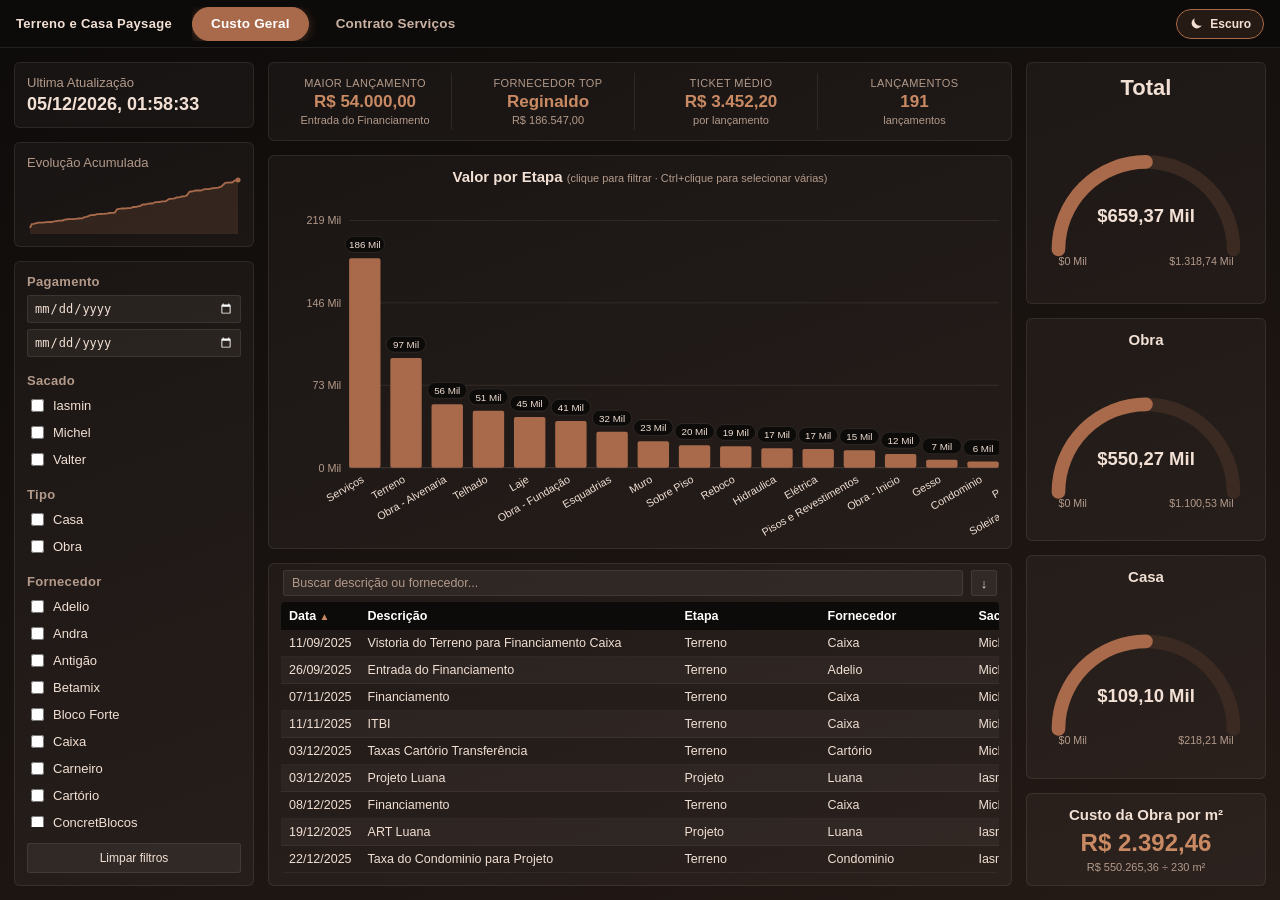
<file: index.html>
<!DOCTYPE html>
<html lang="pt-BR">
<head>
<meta charset="UTF-8">
<meta name="viewport" content="width=device-width, initial-scale=1.0">
<title>Custos - Terreno e Casa Paysage</title>
<link rel="stylesheet" href="style.css">
</head>
<body>
<div id="stage">
<nav class="top-nav">
  <div class="top-nav-brand">Terreno e Casa Paysage</div>
  <div class="top-nav-tabs">
    <a href="index.html" class="tab">Custo Geral</a>
    <a href="servicos.html" class="tab">Contrato Serviços</a>
  </div>
  <button id="themeToggle" class="theme-toggle" title="Alternar tema claro/escuro">&#9789;</button>
</nav>
<div class="dashboard">

  <!-- LEFT COLUMN -->
  <aside class="col col-left">
    <div class="panel refresh-panel">
      <div class="label">Ultima Atualização</div>
      <div id="lastUpdate" class="refresh-value"></div>
    </div>

    <div class="panel trend-panel">
      <div class="label">Evolução Acumulada</div>
      <div id="trendChart" class="trend-chart"></div>
    </div>

    <div class="panel filters-panel">
      <div class="filter-group">
        <div class="filter-title">Pagamento</div>
        <div class="date-range">
          <input type="date" id="dateFrom">
          <input type="date" id="dateTo">
        </div>
      </div>

      <div class="filter-group">
        <div class="filter-title">Sacado</div>
        <div id="filterSacado" class="checkbox-list"></div>
      </div>

      <div class="filter-group">
        <div class="filter-title">Tipo</div>
        <div id="filterTipo" class="checkbox-list"></div>
      </div>

      <div class="filter-group filter-group-grow">
        <div class="filter-title">Fornecedor</div>
        <div id="filterFornecedor" class="checkbox-list checkbox-list-scroll"></div>
      </div>

      <button id="clearFilters" class="clear-btn">Limpar filtros</button>
    </div>
  </aside>

  <!-- CENTER COLUMN -->
  <main class="col col-center">
    <div class="panel kpi-panel">
      <div class="kpi-card">
        <div class="kpi-label">Maior Lançamento</div>
        <div id="kpiMaior" class="kpi-value">-</div>
        <div id="kpiMaiorSub" class="kpi-sub"></div>
      </div>
      <div class="kpi-card">
        <div class="kpi-label">Fornecedor Top</div>
        <div id="kpiFornecedor" class="kpi-value">-</div>
        <div id="kpiFornecedorSub" class="kpi-sub"></div>
      </div>
      <div class="kpi-card">
        <div class="kpi-label">Ticket Médio</div>
        <div id="kpiTicket" class="kpi-value">-</div>
        <div id="kpiTicketSub" class="kpi-sub"></div>
      </div>
      <div class="kpi-card">
        <div class="kpi-label">Lançamentos</div>
        <div id="kpiCount" class="kpi-value">-</div>
        <div id="kpiCountSub" class="kpi-sub"></div>
      </div>
    </div>

    <div class="panel chart-panel">
      <div class="panel-title">Valor por Etapa <span class="hint">(clique para filtrar · Ctrl+clique para selecionar várias)</span></div>
      <div id="chartArea" class="chart-area"></div>
    </div>

    <div class="panel table-panel">
      <div class="table-toolbar">
        <input type="text" id="searchBox" class="search-box" placeholder="Buscar descrição ou fornecedor...">
        <button id="exportCsv" class="icon-btn" title="Exportar CSV">&#8595;</button>
      </div>
      <div class="table-scroll">
        <table id="dataTable">
          <thead>
            <tr>
              <th data-key="data">Data <span class="sort-arrow"></span></th>
              <th data-key="descricao">Descrição <span class="sort-arrow"></span></th>
              <th data-key="etapa">Etapa <span class="sort-arrow"></span></th>
              <th data-key="fornecedor">Fornecedor <span class="sort-arrow"></span></th>
              <th data-key="sacado">Sacado <span class="sort-arrow"></span></th>
              <th data-key="valor" class="col-valor">Valor <span class="sort-arrow"></span></th>
            </tr>
          </thead>
          <tbody id="tableBody"></tbody>
        </table>
      </div>
    </div>
  </main>

  <!-- RIGHT COLUMN -->
  <aside class="col col-right gauges-row">
    <div class="panel gauge-panel gauge-total">
      <div class="panel-title big-title">Total</div>
      <div id="gaugeTotal" class="gauge"></div>
    </div>
    <div class="panel gauge-panel">
      <div class="panel-title">Obra</div>
      <div id="gaugeObra" class="gauge"></div>
    </div>
    <div class="panel gauge-panel">
      <div class="panel-title">Casa</div>
      <div id="gaugeCasa" class="gauge"></div>
    </div>
    <div class="panel metric-panel">
      <div class="panel-title">Custo da Obra por m²</div>
      <div id="metricM2" class="metric-value">-</div>
      <div id="metricM2Sub" class="metric-sub"></div>
    </div>
  </aside>

</div>
</div><!-- /stage -->
<script src="common.js"></script>
<script src="data.js"></script>
<script src="app.js"></script>
</body>
</html>
</file>
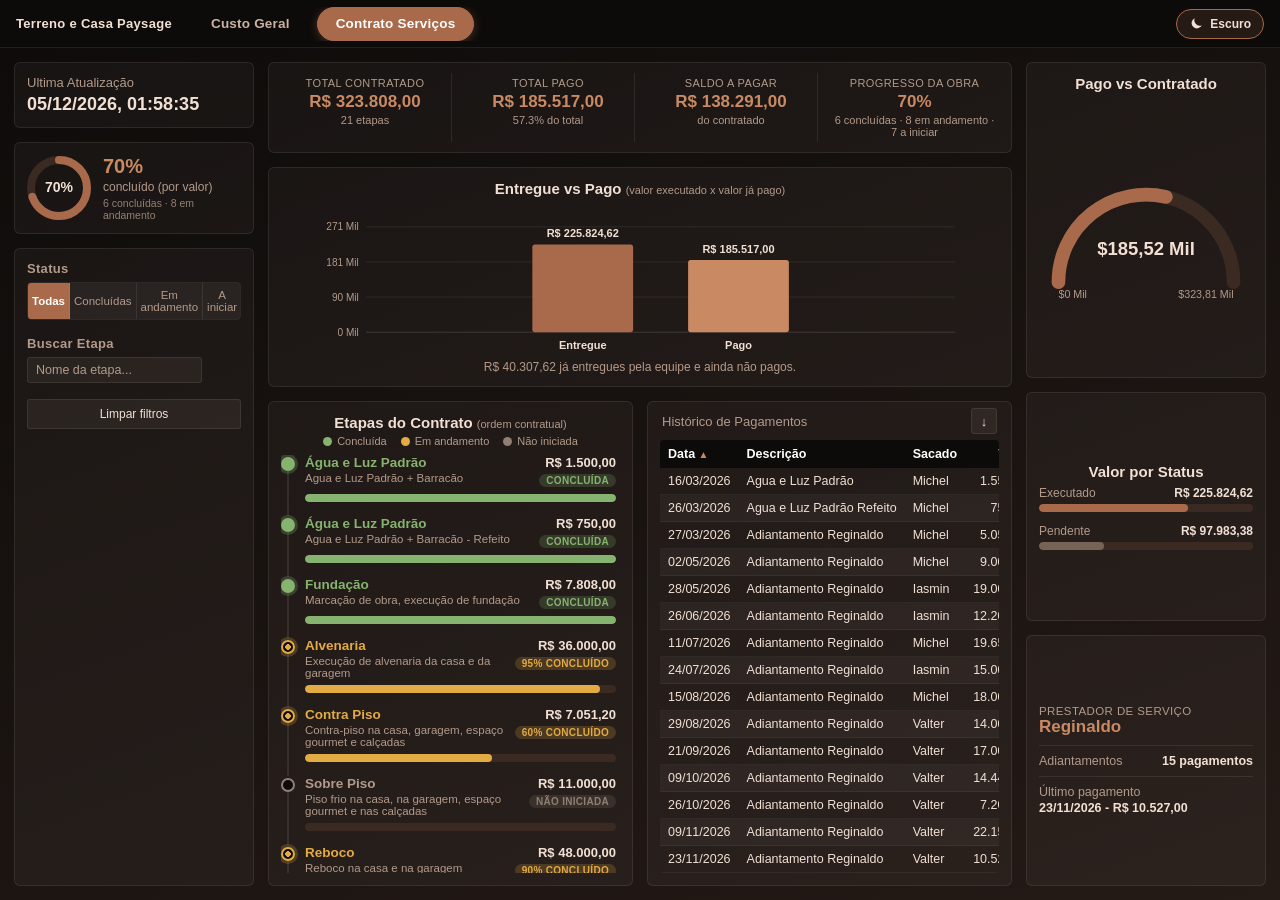
<file: servicos.html>
<!DOCTYPE html>
<html lang="pt-BR">
<head>
<meta charset="UTF-8">
<meta name="viewport" content="width=device-width, initial-scale=1.0">
<title>Contrato Serviços - Terreno e Casa Paysage</title>
<link rel="stylesheet" href="style.css">
</head>
<body>
<div id="stage">
<nav class="top-nav">
  <div class="top-nav-brand">Terreno e Casa Paysage</div>
  <div class="top-nav-tabs">
    <a href="index.html" class="tab">Custo Geral</a>
    <a href="servicos.html" class="tab">Contrato Serviços</a>
  </div>
  <button id="themeToggle" class="theme-toggle" title="Alternar tema claro/escuro">&#9789;</button>
</nav>

<div class="dashboard">

  <!-- LEFT COLUMN -->
  <aside class="col col-left">
    <div class="panel refresh-panel">
      <div class="label">Ultima Atualização</div>
      <div id="lastUpdate" class="refresh-value"></div>
    </div>

    <div class="panel progress-ring-panel">
      <div class="progress-ring" id="progressRing"></div>
      <div class="progress-ring-text">
        <div id="progressValue" class="progress-ring-value">-</div>
        <div class="progress-ring-label">concluído (por valor)</div>
        <div id="progressSub" class="progress-ring-sub">-</div>
      </div>
    </div>

    <div class="panel filters-panel">
      <div class="filter-group">
        <div class="filter-title">Status</div>
        <div class="toggle-group" id="statusFilter">
          <button class="toggle-btn active" data-status="todas">Todas</button>
          <button class="toggle-btn" data-status="done">Concluídas</button>
          <button class="toggle-btn" data-status="progress">Em andamento</button>
          <button class="toggle-btn" data-status="pending">A iniciar</button>
        </div>
      </div>

      <div class="filter-group">
        <div class="filter-title">Buscar Etapa</div>
        <input type="text" id="searchBox" class="search-box" placeholder="Nome da etapa...">
      </div>

      <button id="clearFilters" class="clear-btn">Limpar filtros</button>
    </div>
  </aside>

  <!-- CENTER COLUMN -->
  <main class="col col-center">
    <div class="panel kpi-panel">
      <div class="kpi-card">
        <div class="kpi-label">Total Contratado</div>
        <div id="kpiContratado" class="kpi-value">-</div>
        <div class="kpi-sub">21 etapas</div>
      </div>
      <div class="kpi-card">
        <div class="kpi-label">Total Pago</div>
        <div id="kpiPago" class="kpi-value">-</div>
        <div id="kpiPagoSub" class="kpi-sub"></div>
      </div>
      <div class="kpi-card">
        <div class="kpi-label">Saldo a Pagar</div>
        <div id="kpiSaldo" class="kpi-value">-</div>
        <div class="kpi-sub">do contratado</div>
      </div>
      <div class="kpi-card">
        <div class="kpi-label">Progresso da Obra</div>
        <div id="kpiProgresso" class="kpi-value">-</div>
        <div id="kpiProgressoSub" class="kpi-sub"></div>
      </div>
    </div>

    <div class="panel entregue-pago-panel">
      <div class="panel-title">Entregue vs Pago <span class="hint">(valor executado x valor já pago)</span></div>
      <div id="entreguePagoChart" class="chart-area"></div>
      <div id="entreguePagoDelta" class="entregue-pago-delta"></div>
    </div>

    <div class="split-row">
    <div class="panel roadmap-panel">
      <div class="panel-title">Etapas do Contrato <span class="hint">(ordem contratual)</span></div>
      <div class="roadmap-legend">
        <span><i style="background:var(--st-done)"></i>Concluída</span>
        <span><i style="background:var(--st-progress)"></i>Em andamento</span>
        <span><i style="background:var(--st-pending)"></i>Não iniciada</span>
      </div>
      <div id="roadmapScroll" class="roadmap-scroll"></div>
    </div>

    <div class="panel table-panel">
      <div class="table-toolbar">
        <div class="label" style="margin:0;">Histórico de Pagamentos</div>
        <button id="exportCsv" class="icon-btn" title="Exportar CSV">&#8595;</button>
      </div>
      <div class="table-scroll">
        <table id="paymentsTable">
          <thead>
            <tr>
              <th data-key="data">Data <span class="sort-arrow"></span></th>
              <th data-key="descricao">Descrição <span class="sort-arrow"></span></th>
              <th data-key="sacado">Sacado <span class="sort-arrow"></span></th>
              <th data-key="valor" class="col-valor">Valor <span class="sort-arrow"></span></th>
              <th class="col-valor">Saldo Acumulado</th>
            </tr>
          </thead>
          <tbody id="paymentsBody"></tbody>
        </table>
      </div>
    </div>
    </div><!-- /split-row -->
  </main>

  <!-- RIGHT COLUMN -->
  <aside class="col col-right gauges-row">
    <div class="panel gauge-panel">
      <div class="panel-title">Pago vs Contratado</div>
      <div id="gaugePago" class="gauge"></div>
    </div>

    <div class="panel gauge-panel">
      <div class="panel-title">Valor por Status</div>
      <div class="stat-rows">
        <div>
          <div class="stat-row-label"><span>Executado</span><b id="statDoneLabel">-</b></div>
          <div class="stat-row-bar"><div id="statDoneBar" class="stat-row-bar-fill" style="width:0%"></div></div>
        </div>
        <div>
          <div class="stat-row-label"><span>Pendente</span><b id="statPendingLabel">-</b></div>
          <div class="stat-row-bar"><div id="statPendingBar" class="stat-row-bar-fill muted" style="width:0%"></div></div>
        </div>
      </div>
    </div>

    <div class="panel gauge-panel">
      <div class="info-card">
        <div>
          <div class="info-card-role">Prestador de Serviço</div>
          <div class="info-card-name">Reginaldo</div>
        </div>
        <div class="info-card-row"><span>Adiantamentos</span><span id="infoCount">-</span></div>
        <div class="info-card-row"><span>Último pagamento</span><span id="infoLast">-</span></div>
      </div>
    </div>
  </aside>

</div>
</div><!-- /stage -->
<script src="common.js"></script>
<script src="data-servicos.js"></script>
<script src="servicos.js"></script>
</body>
</html>
</file>
<file: style.css>
:root {
  --bg-top: #0d0b0a;
  --bg-bottom: #241a16;
  --panel-bg: rgba(242,224,212,0.04);
  --panel-border: rgba(242,224,212,0.09);
  --text-main: #f2e0d4;
  --text-dim: #b39a8a;
  --accent: #a86a4a;
  --accent-light: #c98a63;
  --track: #3b2a22;
  --row-alt: rgba(242,224,212,0.04);
  --row-hover: rgba(168,106,74,0.18);
  --input-bg: rgba(242,224,212,0.06);
  --thead-bg: #0d0b0a;
  --grid-line: rgba(242,224,212,0.09);
  --gauge-value-text: #f2e0d4;
  --st-done: #86b36f;
  --st-progress: #e3ab43;
  --st-pending: #8f7f74;
}

html[data-theme="light"] {
  --bg-top: #f2e0d4;
  --bg-bottom: #e3c7b3;
  --panel-bg: rgba(255,255,255,0.5);
  --panel-border: rgba(59,42,34,0.16);
  --text-main: #241a16;
  --text-dim: #6b5347;
  --accent: #a86a4a;
  --accent-light: #7a4a34;
  --track: #d8c0ae;
  --row-alt: rgba(59,42,34,0.05);
  --row-hover: rgba(168,106,74,0.16);
  --input-bg: rgba(59,42,34,0.07);
  --thead-bg: #241a16;
  --grid-line: rgba(59,42,34,0.13);
  --gauge-value-text: #241a16;
  --st-done: #2f6a20;
  --st-progress: #8a5000;
  --st-pending: #6f5c50;
}

* { box-sizing: border-box; }

html, body {
  margin: 0;
  padding: 0;
  height: 100%;
  font-family: "Segoe UI", Arial, Helvetica, sans-serif;
  background: linear-gradient(160deg, var(--bg-top), var(--bg-bottom));
  color: var(--text-main);
}

body {
  display: flex;
  flex-direction: column;
}

/* FIT-TO-WINDOW STAGE (desktop): common.js lays the page out at a fixed design
   height and scales it with transform to fit the window, so short screens get a
   proportionally smaller (but identical) layout instead of squeezed panels.
   Below 1000px it is transparent and the stacked mobile layout takes over. */
#stage { display: contents; }
html.scaled, html.scaled body { overflow: hidden; }
html.scaled #stage {
  display: flex;
  flex-direction: column;
  position: absolute;
  top: 0;
  left: 0;
  transform-origin: 0 0;
}

/* TOP NAVIGATION */
.top-nav {
  flex: 0 0 auto;
  display: flex;
  align-items: center;
  gap: 20px;
  padding: 0 16px;
  height: 48px;
  background: var(--thead-bg);
  border-bottom: 1px solid var(--panel-border);
}
.top-nav-brand {
  font-size: 13px;
  font-weight: 600;
  color: #f2e0d4;
  letter-spacing: 0.3px;
  white-space: nowrap;
}
.top-nav-tabs {
  display: flex;
  align-items: center;
  gap: 8px;
  flex: 1 1 auto;
  min-width: 0;
  overflow-x: auto;
}
.top-nav .tab {
  display: inline-flex;
  align-items: center;
  padding: 0 18px;
  height: 34px;
  border-radius: 17px;
  border: 1px solid transparent;
  color: #cbb2a3;
  text-decoration: none;
  font-size: 13.5px;
  font-weight: 700;
  letter-spacing: 0.2px;
  white-space: nowrap;
  transition: color 0.15s, background-color 0.15s, border-color 0.15s;
}
.top-nav .tab:hover {
  color: #f2e0d4;
  background: rgba(242,224,212,0.1);
}
.top-nav .tab.active {
  color: #fff;
  background: var(--accent);
  border-color: var(--accent);
  box-shadow: 0 2px 10px rgba(168,106,74,0.4);
}
.top-nav .tab.active:hover { background: var(--accent); }
.dashboard {
  display: grid;
  grid-template-columns: 240px 1fr 240px;
  gap: 14px;
  flex: 1 1 auto;
  min-height: 0;
  padding: 14px;
}

.col {
  display: flex;
  flex-direction: column;
  gap: 14px;
  min-height: 0;
}

.panel {
  background: var(--panel-bg);
  border: 1px solid var(--panel-border);
  border-radius: 6px;
  padding: 12px;
}

/* LEFT COLUMN */
.refresh-panel {
  flex: 0 0 auto;
  position: relative;
}
.theme-toggle {
  display: flex;
  align-items: center;
  justify-content: center;
  gap: 6px;
  background: rgba(168,106,74,0.16);
  border: 1px solid var(--accent);
  color: #f2e0d4;
  border-radius: 16px;
  height: 30px;
  padding: 0 12px;
  cursor: pointer;
  flex-shrink: 0;
  font-size: 12px;
  font-weight: 600;
}
.theme-toggle svg { flex-shrink: 0; }
.theme-toggle:hover { background: rgba(168,106,74,0.32); }
.label {
  font-size: 13px;
  color: var(--text-dim);
  margin-bottom: 4px;
}
.refresh-value {
  font-size: 18px;
  font-weight: 600;
}

.trend-panel {
  flex: 0 0 auto;
}
.trend-chart {
  height: 60px;
  margin-top: 4px;
}
.trend-chart svg { width: 100%; height: 100%; display: block; }

.filters-panel {
  flex: 1 1 auto;
  display: flex;
  flex-direction: column;
  gap: 16px;
  min-height: 0;
  overflow: hidden;
}

.filter-group {
  flex: 0 0 auto;
}
.filter-group-grow {
  flex: 1 1 auto;
  display: flex;
  flex-direction: column;
  min-height: 60px;
}

.filter-title {
  font-size: 13px;
  font-weight: 600;
  color: var(--text-dim);
  margin-bottom: 6px;
  letter-spacing: 0.3px;
}

.date-range {
  display: flex;
  flex-direction: column;
  gap: 6px;
}
.date-range input[type="date"] {
  width: 100%;
  background: var(--input-bg);
  border: 1px solid var(--panel-border);
  color: var(--text-main);
  border-radius: 3px;
  padding: 5px 6px;
  font-size: 12px;
}
html:not([data-theme="light"]) .date-range input[type="date"] { color-scheme: dark; }

.checkbox-list {
  display: flex;
  flex-direction: column;
  gap: 4px;
}
.checkbox-list-scroll {
  overflow-y: auto;
  flex: 1 1 auto;
  padding-right: 4px;
}
.checkbox-list label {
  display: flex;
  align-items: center;
  gap: 6px;
  font-size: 13px;
  cursor: pointer;
  padding: 2px 0;
  user-select: none;
}
.checkbox-list input[type="checkbox"] {
  accent-color: var(--accent);
  width: 13px;
  height: 13px;
  cursor: pointer;
}

.clear-btn {
  flex: 0 0 auto;
  background: var(--input-bg);
  border: 1px solid var(--panel-border);
  color: var(--text-main);
  border-radius: 3px;
  padding: 7px;
  font-size: 12px;
  cursor: pointer;
}
.clear-btn:hover {
  background: rgba(168,106,74,0.2);
}

.bar-etapa { cursor: pointer; transition: opacity 0.15s; }
.bar-etapa:hover { opacity: 0.85; }
.bar-etapa.dimmed { opacity: 0.35; }

/* CENTER COLUMN */
.col-center {
  min-width: 0;
}

.kpi-panel {
  flex: 0 0 auto;
  display: grid;
  grid-template-columns: repeat(4, minmax(0, 1fr));
  gap: 10px;
  padding: 10px;
}
.kpi-card {
  min-width: 0;
  text-align: center;
  padding: 4px 6px;
  border-right: 1px solid var(--panel-border);
}
.kpi-card:last-child { border-right: none; }
.kpi-label {
  font-size: 11px;
  color: var(--text-dim);
  text-transform: uppercase;
  letter-spacing: 0.4px;
  margin-bottom: 3px;
}
.kpi-value {
  font-size: 17px;
  font-weight: 700;
  color: var(--accent-light);
  white-space: nowrap;
  overflow: hidden;
  text-overflow: ellipsis;
}
.kpi-sub {
  font-size: 11px;
  color: var(--text-dim);
  margin-top: 2px;
}

.chart-panel {
  flex: 1 1 55%;
  display: flex;
  flex-direction: column;
  min-height: 0;
}
.panel-title {
  text-align: center;
  font-size: 15px;
  font-weight: 600;
  margin-bottom: 6px;
}
.panel-title .hint {
  font-size: 11px;
  font-weight: 400;
  color: var(--text-dim);
}
.chart-area {
  flex: 1 1 auto;
  min-height: 0;
  overflow-x: auto;
  overflow-y: hidden;
}
.chart-area svg {
  height: 100%;
  display: block;
}

.table-panel {
  flex: 1 1 45%;
  display: flex;
  flex-direction: column;
  min-height: 0;
  padding-top: 6px;
}
.table-toolbar {
  display: flex;
  justify-content: space-between;
  align-items: center;
  gap: 8px;
  padding: 0 2px 6px;
}
.search-box {
  flex: 1 1 auto;
  background: var(--input-bg);
  border: 1px solid var(--panel-border);
  color: var(--text-main);
  border-radius: 3px;
  padding: 5px 8px;
  font-size: 12.5px;
}
.search-box::placeholder { color: var(--text-dim); }
.icon-btn {
  flex: 0 0 auto;
  background: var(--input-bg);
  border: 1px solid var(--panel-border);
  color: var(--text-main);
  border-radius: 3px;
  width: 26px;
  height: 26px;
  cursor: pointer;
  font-size: 13px;
}
.icon-btn:hover {
  background: rgba(168,106,74,0.25);
}

.table-scroll {
  flex: 1 1 auto;
  overflow: auto;
  min-height: 0;
  border-radius: 4px;
}

table {
  width: 100%;
  border-collapse: collapse;
  font-size: 12.5px;
}
thead th {
  position: sticky;
  top: 0;
  background: var(--thead-bg);
  color: #fff;
  text-align: left;
  padding: 7px 8px;
  font-weight: 600;
  cursor: pointer;
  white-space: nowrap;
  z-index: 1;
}
.sort-arrow { font-size: 10px; color: var(--accent-light); }
tbody td {
  padding: 6px 8px;
  border-bottom: 1px solid rgba(255,255,255,0.05);
  white-space: nowrap;
}
tbody tr:nth-child(even) { background: var(--row-alt); }
tbody tr:hover { background: var(--row-hover); }
.col-valor { text-align: right; }
td.col-valor { text-align: right; font-variant-numeric: tabular-nums; }

/* RIGHT COLUMN */
.gauge-panel {
  flex: 1 1 auto;
  display: flex;
  flex-direction: column;
  align-items: center;
  justify-content: center;
  min-height: 0;
}
.gauge-total {
  flex: 1.4 1 auto;
}
.big-title {
  font-size: 22px;
}
.metric-panel {
  flex: 0 0 auto;
  text-align: center;
  padding: 12px 8px;
}
.metric-panel .panel-title { margin-bottom: 6px; }
.metric-value {
  font-size: 24px;
  font-weight: 700;
  color: var(--accent-light);
  white-space: nowrap;
}
.metric-sub {
  font-size: 11px;
  color: var(--text-dim);
  margin-top: 4px;
}
.gauge {
  width: 100%;
  flex: 1 1 auto;
  display: flex;
  align-items: center;
  justify-content: center;
  min-height: 0;
}
.gauge svg {
  width: 100%;
  height: 100%;
  max-height: 100%;
}

/* PROGRESS RING (% concluído, ponderado pelo valor de cada etapa) */
.progress-ring-panel {
  flex: 0 0 auto;
  display: flex;
  align-items: center;
  gap: 12px;
}
.progress-ring { flex: 0 0 auto; width: 64px; height: 64px; }
.progress-ring svg { width: 100%; height: 100%; display: block; }
.progress-ring-text {
  flex: 1 1 auto;
}
.progress-ring-value { font-size: 20px; font-weight: 700; color: var(--accent-light); }
.progress-ring-label { font-size: 12px; color: var(--text-dim); margin-top: 2px; }
.progress-ring-sub { font-size: 10.5px; color: var(--text-dim); opacity: 0.8; margin-top: 3px; }

/* TOGGLE BUTTON GROUP (filters) */
.toggle-group {
  display: flex;
  border: 1px solid var(--panel-border);
  border-radius: 4px;
  overflow: hidden;
}
.toggle-btn {
  flex: 1 1 auto;
  background: var(--input-bg);
  border: none;
  border-right: 1px solid var(--panel-border);
  color: var(--text-dim);
  padding: 6px 4px;
  font-size: 11.5px;
  cursor: pointer;
}
.toggle-btn:last-child { border-right: none; }
.toggle-btn.active {
  background: var(--accent);
  color: #fff;
  font-weight: 600;
}
.toggle-btn:hover:not(.active) { background: rgba(168,106,74,0.15); }

/* ENTREGUE VS PAGO (mini bar chart) */
.entregue-pago-panel {
  flex: 0 0 220px;
  display: flex;
  flex-direction: column;
  min-height: 0;
}
.entregue-pago-panel .chart-area { flex: 1 1 auto; }
.entregue-pago-delta {
  text-align: center;
  font-size: 12px;
  color: var(--text-dim);
  padding-top: 4px;
}

/* SPLIT ROW: two panels sharing the remaining height side by side (stacked on mobile) */
.split-row {
  flex: 1 1 auto;
  display: flex;
  gap: 14px;
  min-height: 0;
}
.split-row > .panel {
  flex: 1 1 0;
  min-width: 0;
}

/* ROADMAP (contract stages timeline) */
.roadmap-panel {
  flex: 1 1 55%;
  display: flex;
  flex-direction: column;
  min-height: 0;
}
.roadmap-scroll {
  flex: 1 1 auto;
  overflow-y: auto;
  padding-right: 4px;
}
.roadmap-item {
  display: flex;
  gap: 10px;
  position: relative;
  padding-bottom: 14px;
}
.roadmap-item:last-child { padding-bottom: 0; }
.roadmap-line {
  position: relative;
  width: 14px;
  flex: 0 0 auto;
  display: flex;
  justify-content: center;
}
.roadmap-line::before {
  content: '';
  position: absolute;
  top: 16px;
  bottom: -14px;
  width: 2px;
  background: var(--panel-border);
}
.roadmap-item:last-child .roadmap-line::before { display: none; }
.roadmap-dot {
  width: 14px;
  height: 14px;
  border-radius: 50%;
  border: 2px solid var(--text-dim);
  background: var(--bg-top);
  z-index: 1;
  flex: 0 0 auto;
  margin-top: 2px;
}
.roadmap-item.done .roadmap-dot {
  border-color: var(--st-done);
  background: var(--st-done);
  box-shadow: 0 0 0 3px color-mix(in srgb, var(--st-done) 25%, transparent);
}
.roadmap-item.in-progress .roadmap-dot {
  border-color: var(--st-progress);
  background: radial-gradient(circle, var(--st-progress) 38%, var(--bg-top) 42%);
  box-shadow: 0 0 0 3px color-mix(in srgb, var(--st-progress) 22%, transparent);
}
.roadmap-item.not-started .roadmap-dot { border-color: var(--st-pending); }
.roadmap-body-wrap {
  flex: 1 1 auto;
  display: flex;
  flex-direction: column;
  gap: 6px;
  min-width: 0;
}
.roadmap-body {
  display: flex;
  justify-content: space-between;
  align-items: flex-start;
  gap: 10px;
  min-width: 0;
}
.roadmap-progress-bar { height: 5px; }
.roadmap-etapa {
  font-size: 13.5px;
  font-weight: 600;
  color: var(--text-main);
}
.roadmap-item.done .roadmap-etapa { color: var(--st-done); }
.roadmap-item.in-progress .roadmap-etapa { color: var(--st-progress); }
.roadmap-item.not-started .roadmap-etapa { color: var(--text-dim); }
.roadmap-item.done .stat-row-bar-fill { background: var(--st-done); }
.roadmap-item.in-progress .stat-row-bar-fill { background: var(--st-progress); }
.roadmap-desc {
  font-size: 11.5px;
  color: var(--text-dim);
  margin-top: 2px;
}
.roadmap-right {
  flex: 0 0 auto;
  text-align: right;
}
.roadmap-valor {
  font-size: 13px;
  font-weight: 600;
  font-variant-numeric: tabular-nums;
  white-space: nowrap;
}
.roadmap-status {
  display: inline-block;
  margin-top: 3px;
  font-size: 10px;
  font-weight: 700;
  letter-spacing: 0.3px;
  text-transform: uppercase;
  padding: 1px 7px;
  border-radius: 8px;
}
.roadmap-status.done { background: color-mix(in srgb, var(--st-done) 20%, transparent); color: var(--st-done); }
.roadmap-status.in-progress { background: color-mix(in srgb, var(--st-progress) 20%, transparent); color: var(--st-progress); }
.roadmap-status.not-started { background: color-mix(in srgb, var(--st-pending) 18%, transparent); color: var(--st-pending); }

.roadmap-legend {
  display: flex;
  justify-content: center;
  flex-wrap: wrap;
  gap: 4px 14px;
  font-size: 11px;
  color: var(--text-dim);
  margin: -2px 0 8px;
}
.roadmap-legend span { display: inline-flex; align-items: center; gap: 5px; }
.roadmap-legend i { width: 9px; height: 9px; border-radius: 50%; display: inline-block; }

/* STAT ROWS (Executado vs Pendente breakdown) */
.stat-rows { display: flex; flex-direction: column; gap: 12px; width: 100%; }
.stat-row-label {
  display: flex;
  justify-content: space-between;
  font-size: 12px;
  color: var(--text-dim);
  margin-bottom: 4px;
}
.stat-row-label b { color: var(--text-main); font-weight: 600; }
.stat-row-bar {
  height: 8px;
  border-radius: 4px;
  background: var(--track);
  overflow: hidden;
}
.stat-row-bar-fill { height: 100%; background: var(--accent); border-radius: 4px; }
.stat-row-bar-fill.muted { background: var(--text-dim); opacity: 0.5; }

/* INFO CARD (contractor summary) */
.info-card {
  display: flex;
  flex-direction: column;
  gap: 8px;
  width: 100%;
}
.info-card-name {
  font-size: 17px;
  font-weight: 700;
  color: var(--accent-light);
}
.info-card-role {
  font-size: 11.5px;
  color: var(--text-dim);
  text-transform: uppercase;
  letter-spacing: 0.4px;
}
.info-card-row {
  display: flex;
  flex-wrap: wrap;
  justify-content: space-between;
  gap: 2px 8px;
  font-size: 12.5px;
  padding-top: 8px;
  border-top: 1px solid var(--panel-border);
}
.info-card-row span:first-child { color: var(--text-dim); }
.info-card-row span:last-child { font-weight: 600; }

/* scrollbars */
::-webkit-scrollbar { width: 8px; height: 8px; }
::-webkit-scrollbar-track { background: transparent; }
::-webkit-scrollbar-thumb { background: rgba(168,106,74,0.35); border-radius: 4px; }
::-webkit-scrollbar-thumb:hover { background: rgba(168,106,74,0.55); }

/* Below 1000px the layout stacks into a single column and the 3-column
   100vh height context that lets panels "flex-grow to fill" disappears —
   every previously flex-grown scroll area needs an explicit height here,
   otherwise it collapses to 0 (chart/table/filters vanish). */
@media (max-width: 1000px) {
  .dashboard {
    grid-template-columns: 1fr;
    grid-template-rows: auto;
    /* Without this, "auto" rows stretch to fill the flex-grown height equally
       (e.g. 3 rows of viewport-height/3 each) and any panel taller than its
       share overflows on top of the next row instead of pushing it down. */
    align-content: start;
    flex: none;
    height: auto;
    min-height: 0;
    padding: 10px;
    gap: 10px;
  }
  .col { gap: 10px; }

  .filters-panel { flex: none; overflow: visible; gap: 12px; }
  .filter-group-grow { flex: none; min-height: 0; }
  .checkbox-list-scroll { max-height: 180px; overflow-y: auto; }

  .kpi-panel { grid-template-columns: repeat(2, minmax(0, 1fr)); }
  .kpi-card:nth-child(2n) { border-right: none; }
  .kpi-card:nth-child(n+3) { border-top: 1px solid var(--panel-border); padding-top: 10px; }

  .chart-panel { flex: none; }
  .chart-area { height: 280px; }

  .entregue-pago-panel { flex: none; }
  .entregue-pago-panel .chart-area { height: 200px; }

  .split-row { flex: none; flex-direction: column; gap: 10px; }
  .split-row > .panel { flex: none; }
  .roadmap-panel { flex: none; }
  .roadmap-scroll { max-height: 420px; overflow-y: auto; }

  .table-panel { flex: none; }
  .table-scroll { height: 360px; }

  .col-right { flex-direction: row; flex-wrap: wrap; }
  .gauge-panel { flex: none; min-width: 220px; }
  .gauge { height: 170px; }
  .progress-ring-panel { flex: 1 1 100%; }

  /* Index page: 3 same-sized gauges (Total/Obra/Casa) sit side by side
     instead of wrapping 2+1. The heterogeneous servicos.html right column
     (gauge + stat rows + info card) keeps the stacked/wrap behavior above,
     since squeezing that text into a third of the width breaks it. */
  .gauges-row {
    display: grid;
    grid-template-columns: repeat(3, minmax(0, 1fr));
    gap: 8px;
  }
  .gauges-row .gauge-panel {
    min-width: 0;
    padding: 8px 6px;
  }
  .gauges-row .panel-title { font-size: 12px; }
  .gauges-row .big-title { font-size: 13px; }
  .gauges-row .gauge { height: 120px; }
  .gauges-row .metric-panel { grid-column: 1 / -1; }

  /* servicos.html: the other two cards (status bars, contractor info) aren't
     gauges but share .gauge-panel, so they need their own text to shrink
     and wrap instead of overflowing a third-width column. */
  .gauges-row .stat-rows { gap: 10px; }
  .gauges-row .stat-row-label { flex-wrap: wrap; font-size: 10.5px; gap: 2px 4px; }
  .gauges-row .info-card { gap: 6px; }
  .gauges-row .info-card-name { font-size: 13px; }
  .gauges-row .info-card-role { font-size: 9px; }
  .gauges-row .info-card-row {
    flex-direction: column;
    gap: 1px;
    font-size: 10.5px;
    padding-top: 6px;
  }

  .top-nav-brand { display: none; }
}

@media (max-width: 480px) {
  .kpi-panel { grid-template-columns: minmax(0, 1fr); }
  .kpi-card:nth-child(2n) { border-right: none; }
  .kpi-card { border-right: none; border-top: 1px solid var(--panel-border); padding-top: 10px; }
  .kpi-card:first-child { border-top: none; padding-top: 4px; }
  .gauge-panel { min-width: 100%; }
  .gauges-row .gauge-panel { min-width: 0; padding: 6px 4px; }
  .gauges-row .gauge { height: 100px; }
  .gauges-row .panel-title { font-size: 10.5px; }
  .gauges-row .stat-row-label { font-size: 9.5px; }
  .gauges-row .info-card-name { font-size: 12px; }
  .gauges-row .info-card-role { font-size: 8px; }
  .gauges-row .info-card-row { font-size: 9.5px; }
  .top-nav { gap: 8px; padding: 0 10px; }
  .top-nav .tab { padding: 0 10px; font-size: 12px; }
}
</file>
